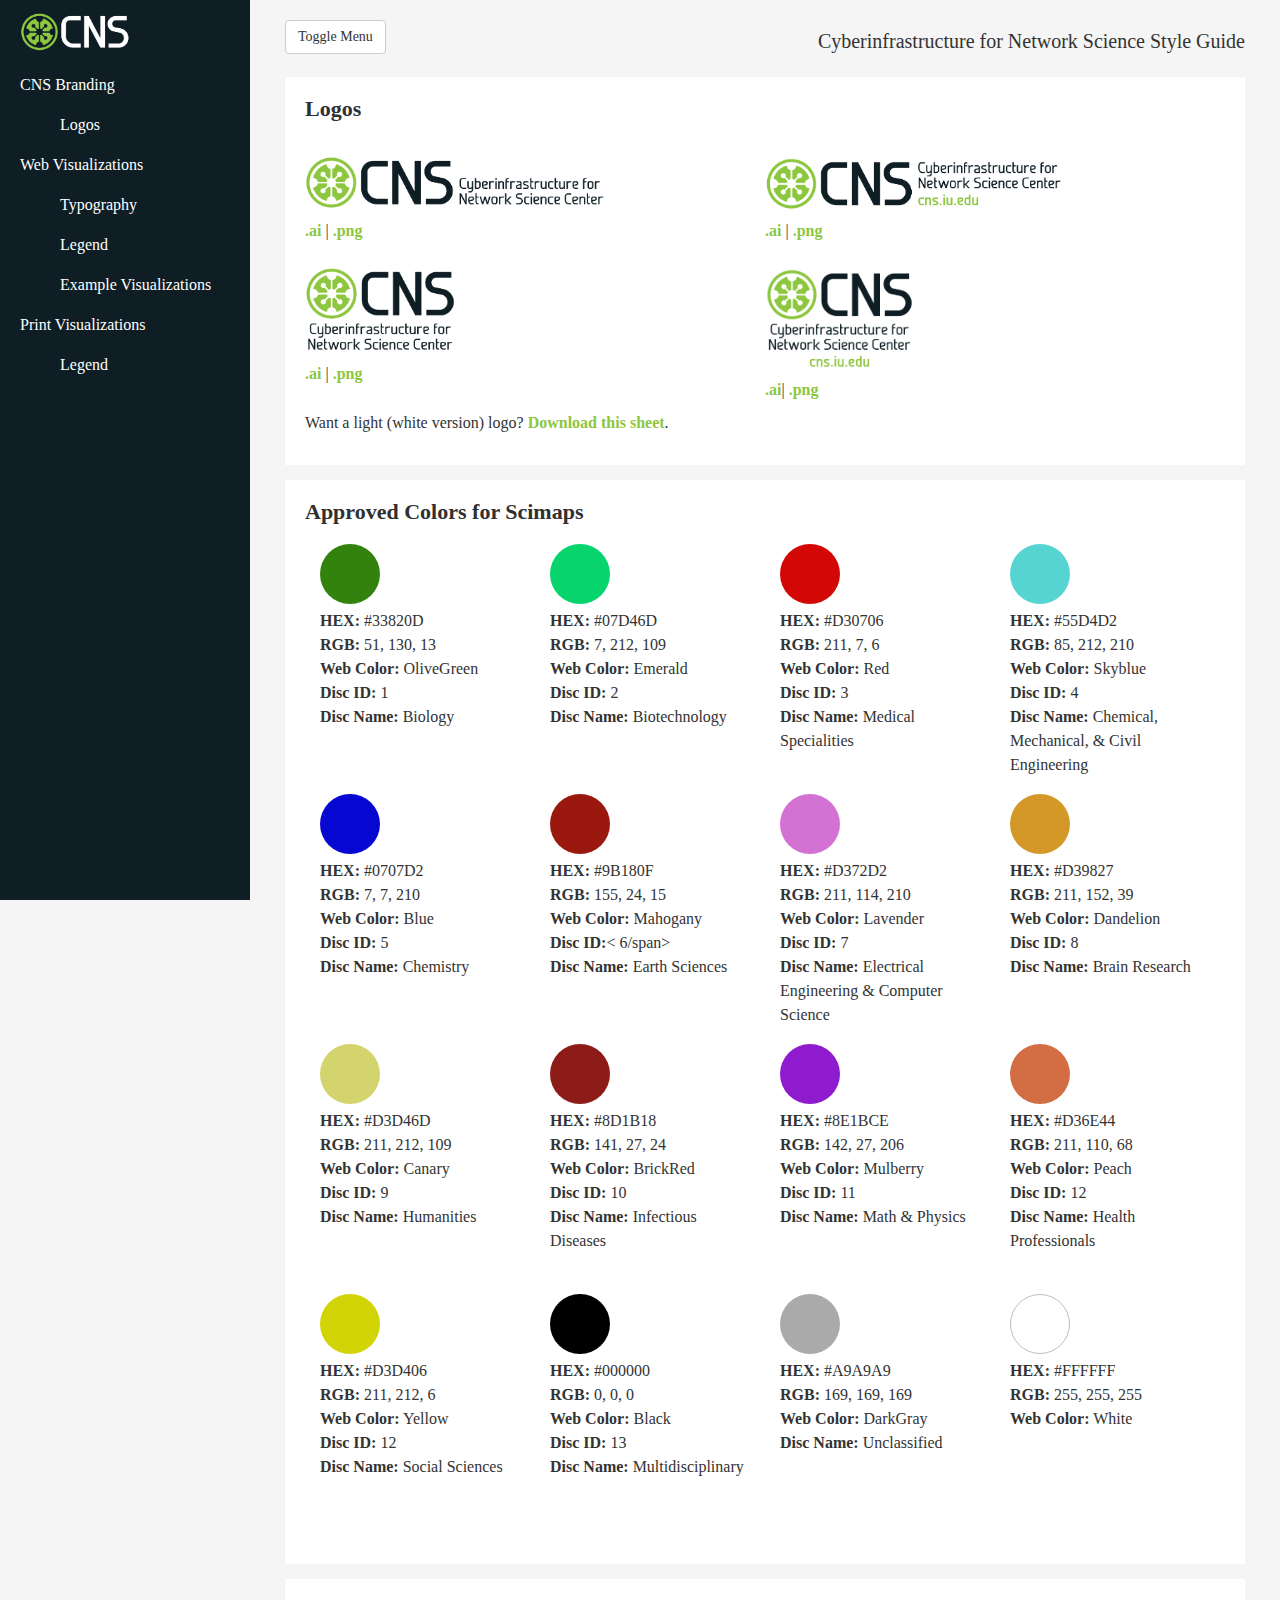
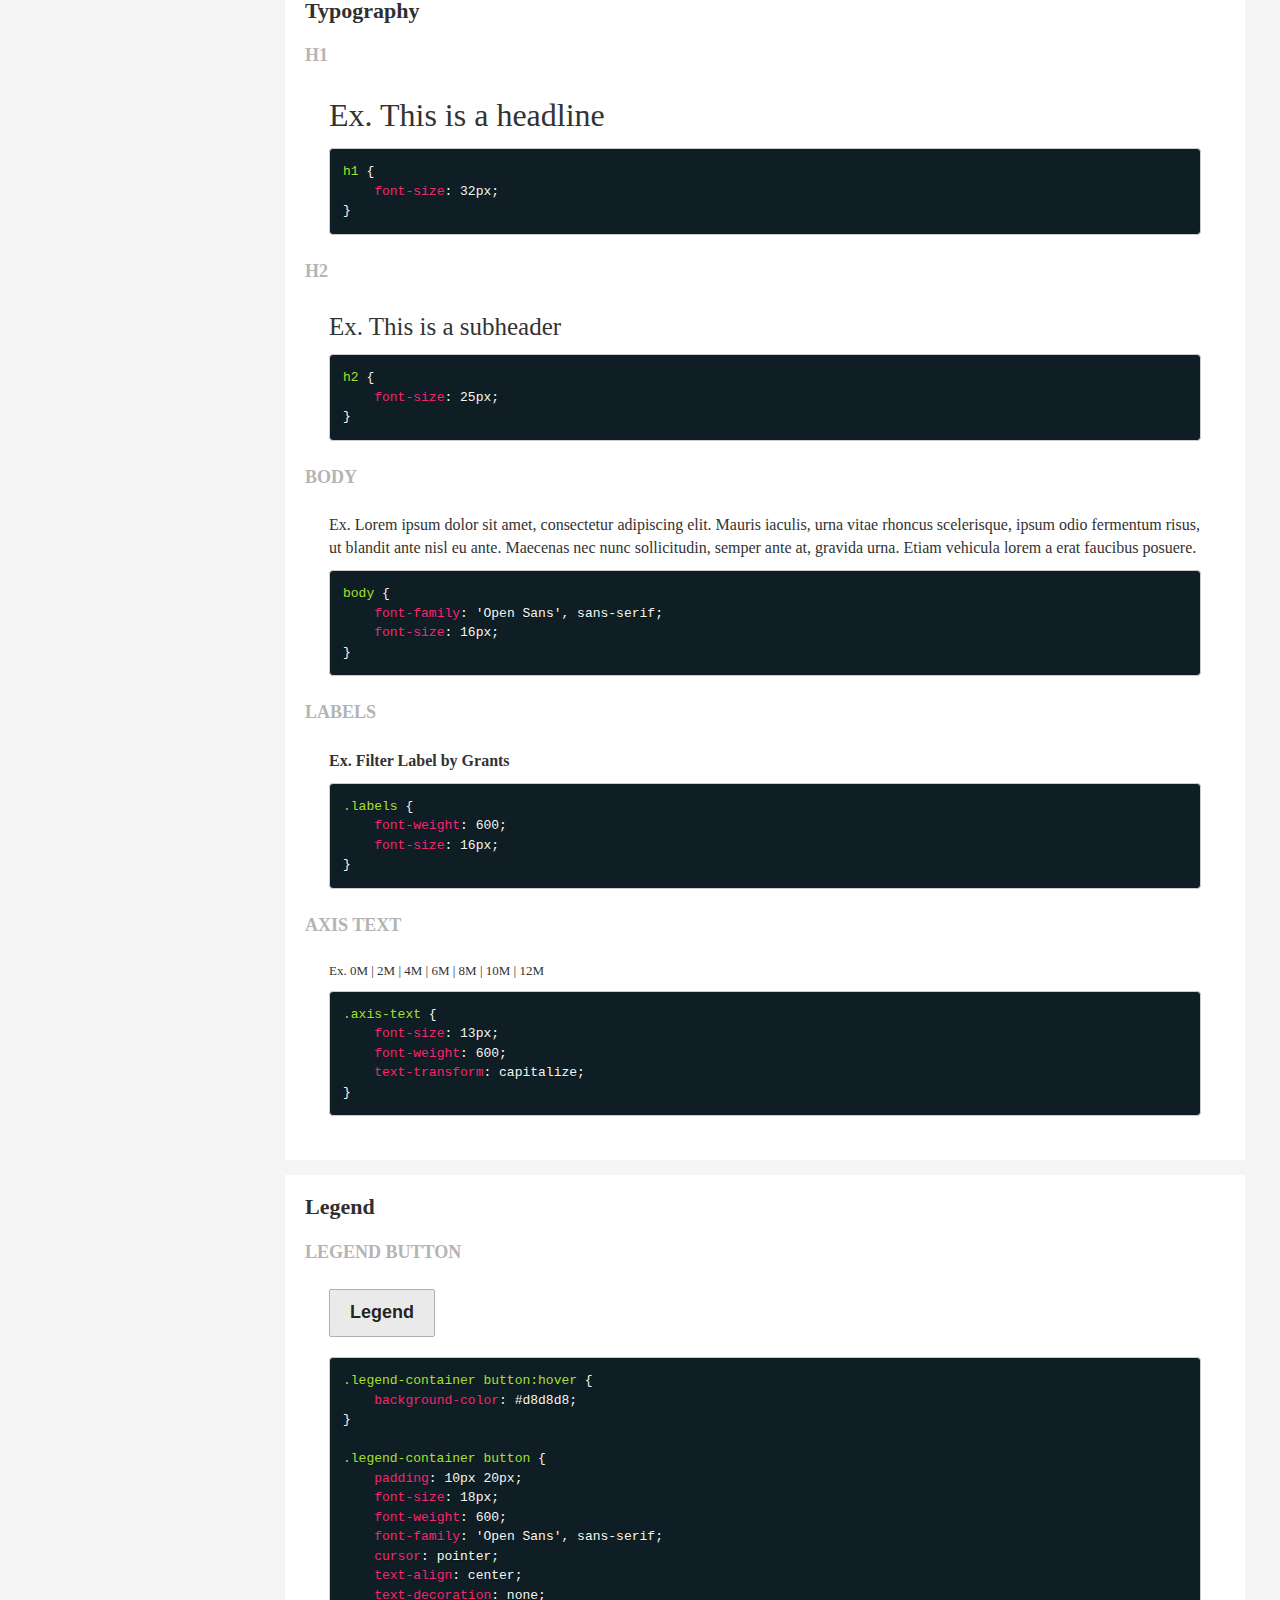
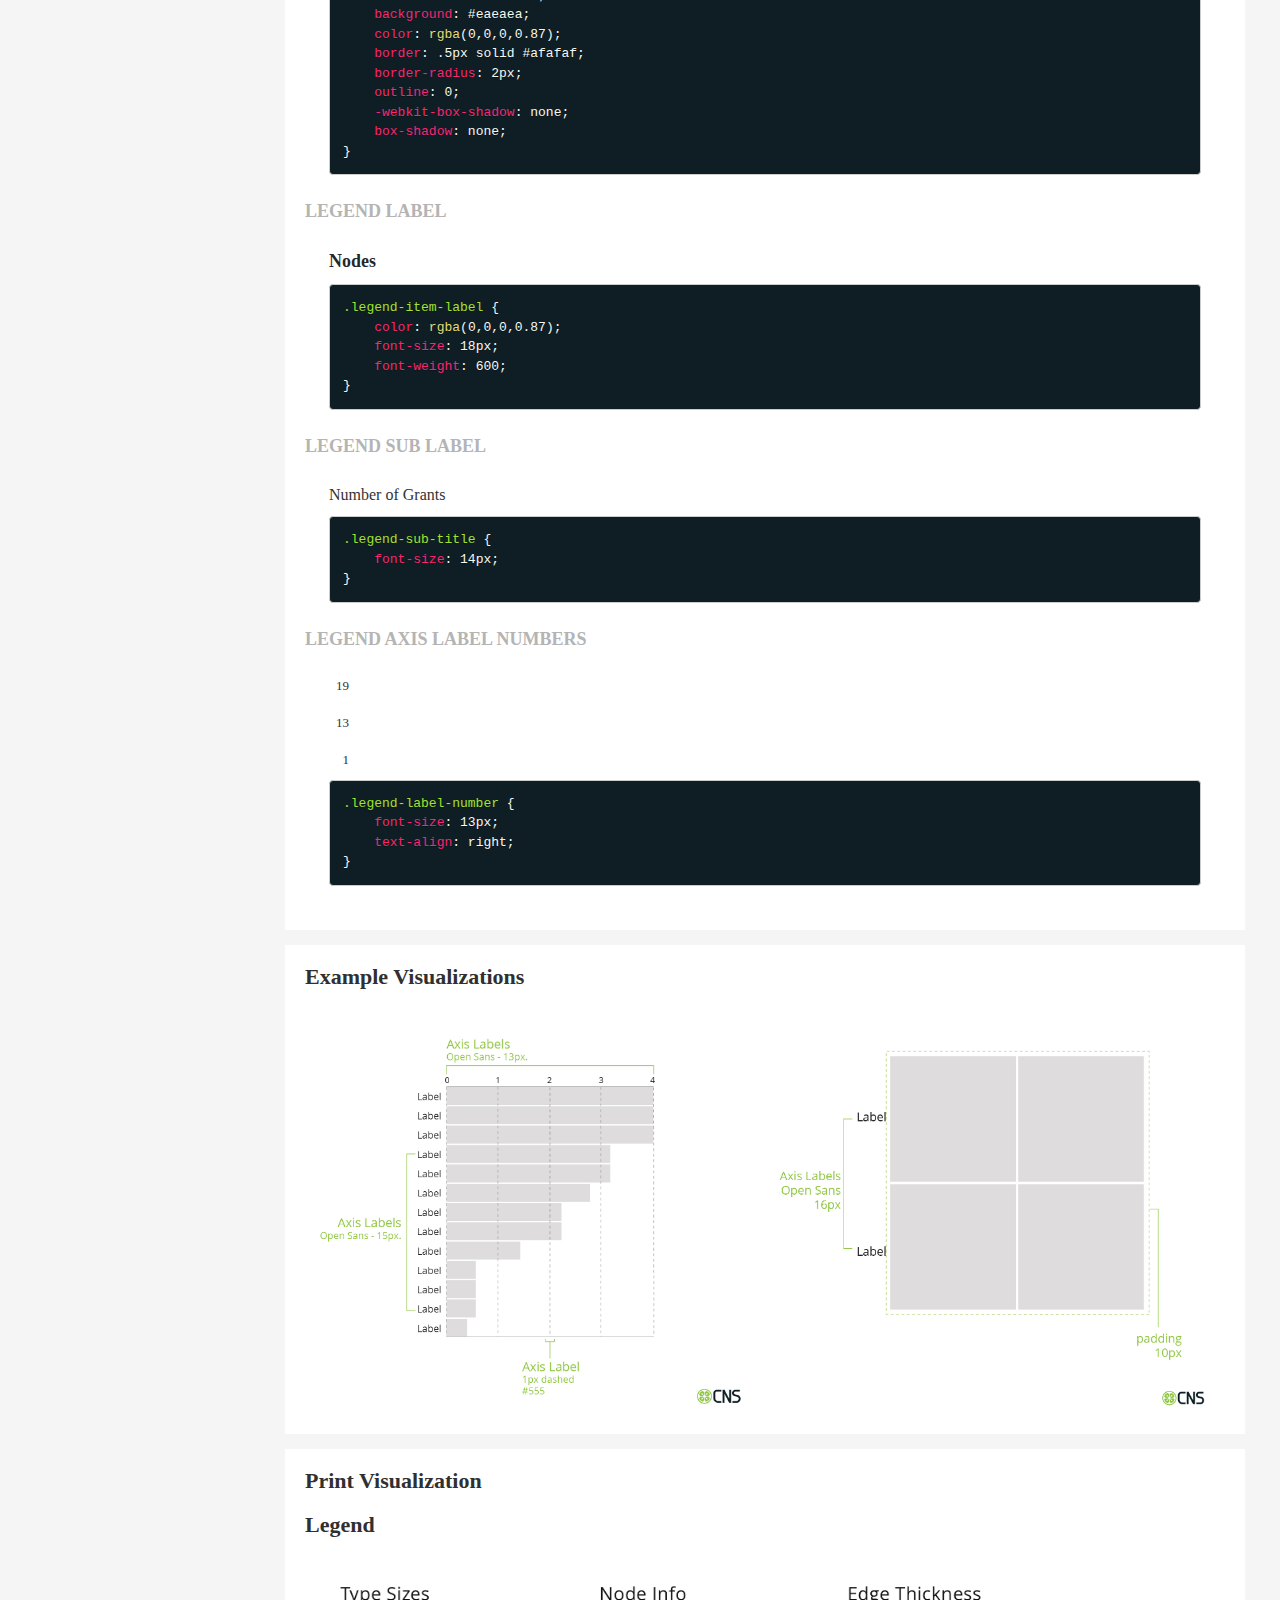
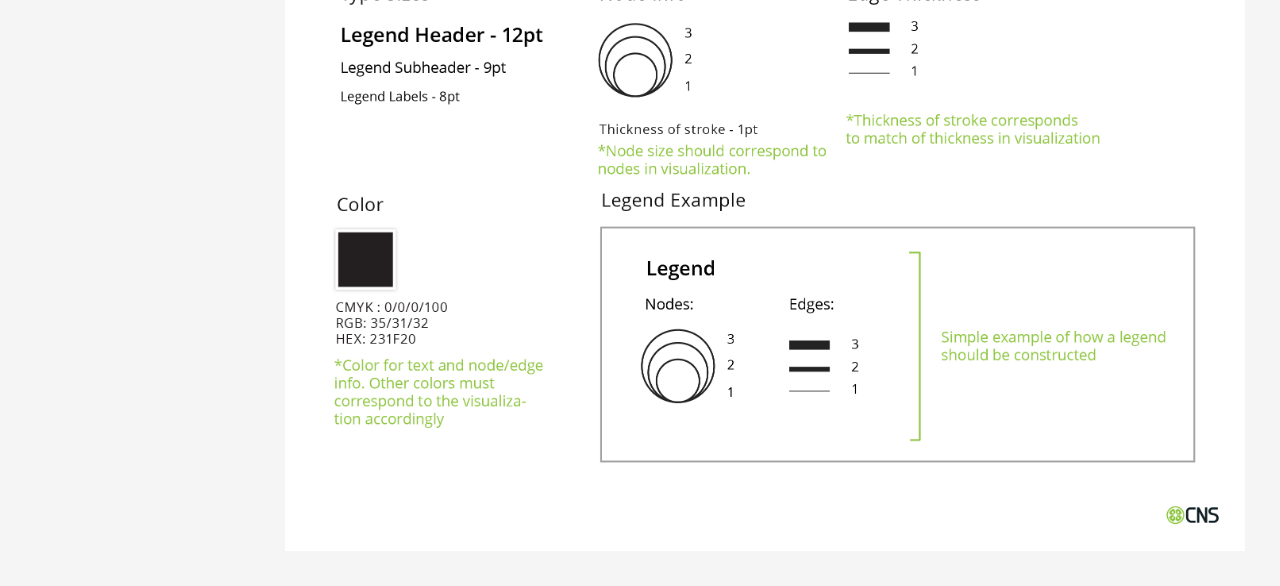
<file: index.html>
<!DOCTYPE html>
<html lang="en">
<head>
    <meta charset="utf-8">
    <meta content="IE=edge" http-equiv="X-UA-Compatible">
    <meta content="width=device-width, initial-scale=1" name="viewport">
    <meta content="" name="description">
    <meta content="" name="author">
    <title>CNS Style Guide</title><!-- Bootstrap Core CSS -->
    <link href="css/bootstrap.min.css" rel="stylesheet"><!-- Custom CSS -->
    <link href="css/nouislider.min.css" rel="stylesheet">
    <link href="css/simple-sidebar.css" rel="stylesheet">
    <link href="css/prism.css" rel="stylesheet">
    <link href="css/style.css" rel="stylesheet">
    <script charset="utf-8" src="https://d3js.org/d3.v3.min.js">
    </script>
    <script src="js/nouislider.min.js">
    </script>
    <script src="js/prism.js">
    </script><!-- HTML5 Shim and Respond.js IE8 support of HTML5 elements and media queries -->
    <!-- WARNING: Respond.js doesn't work if you view the page via file:// -->
    <!--[if lt IE 9]>
        <script src="https://oss.maxcdn.com/libs/html5shiv/3.7.0/html5shiv.js"></script>
        <script src="https://oss.maxcdn.com/libs/respond.js/1.4.2/respond.min.js"></script>
    <![endif]-->
</head>
<body>
    <div id="wrapper">
        <!-- Sidebar -->
        <div id="sidebar-wrapper">
            <ul class="sidebar-nav">
                <li class="sidebar-brand">
                    <a href="#"><img alt="CNS Logo" src="images/CNS-logo.png" width="110px"></a>
                </li>
                <li></li>
                <li>
                    <a href="#logos">CNS Branding</a>
                    <ul>
                        <li>
                            <a href="#logos">Logos</a>
                        </li>
                    </ul>
                </li>
                <li>
                    <a href="#web">Web Visualizations</a>
                    <ul>
                        <li>
                            <a href="#typo">Typography</a>
                        </li><!--              <li>
                            <a href="#color">Color</a>
                        </li> -->
                        <li>
                            <a href="#legend">Legend</a>
                        </li>
                        <li>
                            <a href="#examples">Example Visualizations</a>
                        </li>
                    </ul>
                </li>
                <li>
                    <a href="#print-vis">Print Visualizations</a>
                    <ul>
                        <li>
                            <a href="#legend">Legend</a>
                        </li>
                    </ul>
                </li>
            </ul>
        </div><!-- /#sidebar-wrapper -->
        <!-- Page Content -->
        <div id="page-content-wrapper">
            <div class="container-fluid">
                <div class="row">
                    <a class="btn btn-default" href="#menu-toggle" id="menu-toggle">Toggle Menu</a>
                    <h1 id="cns-header">Cyberinfrastructure for Network Science Style Guide</h1>
                    <div class="">
                        <!--   <p>Make sure to keep all page content within the <code class="language-css">#page-content-wrapper</code>.</p> -->
                    </div>
                </div>
                <div class="section">
                    <div class="row" id="logos">
                        <h3>Logos</h3>
                        <div class="logo col-lg-6">
                            <img alt="CNS logo 1" src="images/cns-logo-1.png" width="300px"> <a href="images/cns-logo-1.png"></a>
                            <p class="logo-indiv"><a href="images/cns-logo-1.ai">.ai</a> | <a href="images/cns-logo-1.png">.png</a></p>
                        </div>
                        <div class="logo col-lg-6">
                            <img alt="CNS logo 2" src="images/cns-logo-2.png" width="300px">
                            <p class="logo-indiv"><a href="images/cns-logo-2.ai">.ai</a> | <a href="images/cns-logo-2.png">.png</a></p>
                        </div>
                    </div>
                    <div class="row">
                        <div class="logo col-lg-6">
                            <img alt="CNS logo 3" src="images/cns-logo-3.png" width="150px">
                            <p class="logo-indiv"><a href="images/cns-logo-3.ai">.ai</a> | <a href="images/cns-logo-3.png">.png</a></p>
                        </div>
                        <div class="logo col-lg-6">
                            <img alt="CNS logo 4" src="images/cns-logo-4.png" width="150px">
                            <p class="logo-indiv"><a href="images/cns-logo-4.ai">.ai</a>| <a href="images/cns-logo-4.png">.png</a></p>
                        </div>
                    </div>
                    <div class="row">
                        <div class="col-med-12">
                            <p>Want a light (white version) logo? <a href="images/cns-light-logos.ai">Download this sheet</a>.</p>
                        </div>
                    </div>
                </div>
                <section class="section">
          <h3>Approved Colors for Scimaps</h3>
          <div class="color-wrapper">
            <div class="color-item row">
              <div class="color-item col-xs-12 col-sm-6 col-lg-3"><span class="color-img color10"></span><span class="color-hex"><b>HEX:</b> #33820D</span><span class="color-rgb"><b>RGB:</b> 51, 130, 13</span><span class="color-name"><b>Web Color:</b> OliveGreen</span><span class="disc-id"><b>Disc ID:</b> 1</span><span class="disc-name"><b>Disc Name:</b> Biology</span></div>
              <div class="color-item col-xs-12 col-sm-6 col-lg-3"><span class="color-img color11"></span><span class="color-hex"><b>HEX:</b> #07D46D</span><span class="color-rgb"><b>RGB:</b> 7, 212, 109</span><span class="color-name"><b>Web Color:</b> Emerald</span><span class="disc-id"><b>Disc ID:</b> 2</span><span class="disc-name"><b>Disc Name:</b> Biotechnology</span></div>
              <div class="color-item col-xs-12 col-sm-6 col-lg-3"><span class="color-img color3"></span><span class="color-hex"><b>HEX:</b> #D30706</span><span class="color-rgb"><b>RGB:</b> 211, 7, 6</span><span class="color-name"><b>Web Color:</b> Red</span><span class="disc-id"><b>Disc ID:</b> 3</span><span class="disc-name"><b>Disc Name:</b> Medical Specialities</span></div>
              <div class="color-item col-xs-12 col-sm-6 col-lg-3"><span class="color-img color8"></span><span class="color-hex"><b>HEX:</b> #55D4D2</span><span class="color-rgb"><b>RGB:</b> 85, 212, 210</span><span class="color-name"><b>Web Color:</b> Skyblue</span><span class="disc-id"><b>Disc ID:</b> 4</span><span class="disc-name"><b>Disc Name:</b> Chemical, Mechanical, &amp; Civil Engineering</span></div>
              <div class="color-item col-xs-12 col-sm-6 col-lg-3"><span class="color-img color9"></span><span class="color-hex"><b>HEX:</b> #0707D2</span><span class="color-rgb"><b>RGB:</b> 7, 7, 210</span><span class="color-name"><b>Web Color:</b> Blue</span><span class="disc-id"><b>Disc ID:</b> 5</span><span class="disc-name"><b>Disc Name:</b> Chemistry</span></div>
              <div class="color-item col-xs-12 col-sm-6 col-lg-3"><span class="color-img color2"></span><span class="color-hex"><b>HEX:</b> #9B180F</span><span class="color-rgb"><b>RGB:</b> 155, 24, 15</span><span class="color-name"><b>Web Color:</b> Mahogany</span><span class="disc-id"><b>Disc ID:</b>< 6/span><span class="disc-name"><b>Disc Name:</b> Earth Sciences</span></div>
              <div class="color-item col-xs-12 col-sm-6 col-lg-3"><span class="color-img color6"></span><span class="color-hex"><b>HEX:</b> #D372D2</span><span class="color-rgb"><b>RGB:</b> 211, 114, 210</span><span class="color-name"><b>Web Color:</b> Lavender</span><span class="disc-id"><b>Disc ID:</b> 7</span><span class="disc-name"><b>Disc Name:</b> Electrical Engineering &amp; Computer Science</span></div>
              <div class="color-item col-xs-12 col-sm-6 col-lg-3"><span class="color-img color5"></span><span class="color-hex"><b>HEX:</b> #D39827</span><span class="color-rgb"><b>RGB:</b> 211, 152, 39</span><span class="color-name"><b>Web Color:</b> Dandelion</span><span class="disc-id"><b>Disc ID:</b> 8</span><span class="disc-name"><b>Disc Name:</b> Brain Research</span></div>
              <div class="color-item col-xs-12 col-sm-6 col-lg-3"><span class="color-img color13"></span><span class="color-hex"><b>HEX:</b> #D3D46D</span><span class="color-rgb"><b>RGB:</b> 211, 212, 109</span><span class="color-name"><b>Web Color:</b> Canary</span><span class="disc-id"><b>Disc ID:</b> 9</span><span class="disc-name"><b>Disc Name:</b> Humanities</span></div>
              <div class="color-item col-xs-12 col-sm-6 col-lg-3"><span class="color-img color1"></span><span class="color-hex"><b>HEX:</b> #8D1B18</span> <span class="color-rgb"><b>RGB:</b> 141, 27, 24</span><span class="color-name"><b>Web Color:</b> BrickRed</span><span class="disc-id"><b>Disc ID:</b> 10</span><span class="disc-name"><b>Disc Name:</b> Infectious Diseases</span></div>
              <div class="color-item col-xs-12 col-sm-6 col-lg-3"><span class="color-img color7"></span><span class="color-hex"><b>HEX:</b> #8E1BCE</span><span class="color-rgb"><b>RGB:</b> 142, 27, 206</span><span class="color-name"><b>Web Color:</b> Mulberry</span><span class="disc-id"><b>Disc ID:</b> 11</span><span class="disc-name"><b>Disc Name:</b> Math &amp; Physics</span></div>
              <div class="color-item col-xs-12 col-sm-6 col-lg-3"><span class="color-img color4"></span><span class="color-hex"><b>HEX:</b> #D36E44</span><span class="color-rgb"><b>RGB:</b> 211, 110, 68</span><span class="color-name"><b>Web Color:</b> Peach</span><span class="disc-id"><b>Disc ID:</b> 12</span><span class="disc-name"><b>Disc Name:</b> Health Professionals</span></div>
              <div class="color-item col-xs-12 col-sm-6 col-lg-3"><span class="color-img color12"></span><span class="color-hex"><b>HEX:</b> #D3D406</span><span class="color-rgb"><b>RGB:</b> 211, 212, 6</span><span class="color-name"><b>Web Color:</b> Yellow</span><span class="disc-id"><b>Disc ID:</b> 12</span><span class="disc-name"><b>Disc Name:</b> Social Sciences</span></div>  
              <div class="color-item col-xs-12 col-sm-6 col-lg-3"><span class="color-img color14"></span><span class="color-hex"><b>HEX:</b> #000000</span><span class="color-rgb"><b>RGB:</b> 0, 0, 0</span><span class="color-name"><b>Web Color:</b> Black</span><span class="disc-id"><b>Disc ID:</b> 13</span><span class="disc-name"><b>Disc Name:</b> Multidisciplinary</span></div>
              <div class="color-item col-xs-12 col-sm-6 col-lg-3"><span class="color-img color15"></span><span class="color-hex"><b>HEX:</b> #A9A9A9</span><span class="color-rgb"><b>RGB:</b> 169, 169, 169</span><span class="color-name"><b>Web Color:</b> DarkGray</span><span class="disc-name"><b>Disc Name:</b> Unclassified</span></div>
              <div class="color-item col-xs-12 col-sm-6 col-lg-3"><span class="color-img color16"></span><span class="color-hex"><b>HEX:</b> #FFFFFF</span><span class="color-rgb"><b>RGB:</b> 255, 255, 255</span><span class="color-name"><b>Web Color:</b> White</span><span class="disc-name"></span></div>
            </div>
          </div>
        </section>
                <div class="section">
                    <div class="row" id="typo">
                        <h3>Typography</h3>
                        <p class="element">H1</p>
                        <div class="example">
                            <p class="header-h1">Ex. This is a headline</p>
                            <pre><code class="language-css">h1 {
    font-size: 32px;
}</code></pre>
                        </div>
                        <p class="element">H2</p>
                        <div class="example">
                            <p class="header-h2">Ex. This is a subheader</p>
                            <pre><code class="language-css">h2 {
    font-size: 25px;
}</code></pre>
                        </div>
                        <p class="element">Body</p>
                        <div class="example">
                            <p class="body">Ex. Lorem ipsum dolor sit amet, consectetur adipiscing elit. Mauris iaculis, urna vitae rhoncus scelerisque, ipsum odio fermentum risus, ut blandit ante nisl eu ante. Maecenas nec nunc sollicitudin, semper ante at, gravida urna. Etiam vehicula lorem a erat faucibus posuere.</p>
                            <pre><code class="language-css">body {
    font-family: 'Open Sans', sans-serif;
    font-size: 16px;
}
</code></pre>
                        </div>
                        <p class="element">Labels</p>
                        <div class="example">
                            <p class="label-text">Ex. Filter Label by Grants</p>
                            <pre><code class="language-css">.labels {
    font-weight: 600; 
    font-size: 16px;
}</code></pre>
                        </div>
                        <p class="element">Axis Text</p>
                        <div class="example">
                            <p class="axis-text">Ex. 0M | 2M | 4M | 6M | 8M | 10M | 12M</p>
                            <pre><code class="language-css">.axis-text { 
    font-size: 13px;
    font-weight: 600;
    text-transform: capitalize;
}</code></pre>
                        </div>
                    </div>
                </div>
                <div class="section" id="legend">
                    <h3>Legend</h3>
                    <div class="row">
                        <p class="element">Legend Button</p>
                        <div class="example">
                            <div class="legend-container">
                                <button>Legend</button>
                            </div>
                            <pre><code class="language-css">.legend-container button:hover {
    background-color: #d8d8d8;
}

.legend-container button {
    padding: 10px 20px;
    font-size: 18px;
    font-weight: 600;
    font-family: 'Open Sans', sans-serif;
    cursor: pointer;
    text-align: center;
    text-decoration: none;
    background: #eaeaea;
    color: rgba(0,0,0,0.87);
    border: .5px solid #afafaf;
    border-radius: 2px;
    outline: 0;
    -webkit-box-shadow: none;
    box-shadow: none;
}
</code></pre>
                        </div>
                        <p class="element">Legend Label</p>
                        <div class="example">
                            <p class="legend-item-label">Nodes</p>
                            <pre><code class="language-css">.legend-item-label {
    color: rgba(0,0,0,0.87);
    font-size: 18px;
    font-weight: 600;
}
</code></pre>
                        </div>
                        <p class="element">Legend Sub Label</p>
                        <div class="example">
                            <p class="legend-sub-title">Number of Grants</p>
                            <pre><code class="language-css">.legend-sub-title {
    font-size: 14px;
}
</code></pre>
                        </div>
                        <p class="element">Legend Axis Label Numbers</p>
                        <div class="example">
                            <p class="legend-label" style="width: 20px">19<br>
                            <br>
                            13<br>
                            <br>
                            1</p>
                            <pre><code class="language-css">.legend-label-number {
    font-size: 13px;
    text-align: right;
}
</code></pre>
                        </div>
                    </div>
                </div>
                <div class="section" id="row-tester">
                    <div class="row" id="examples">
                        <h3>Example Visualizations</h3>
                        <div class="logo col-lg-6"><img alt="Bar Graph" class="img-responsive" src="images/bar-example-03.jpg" width="600px"></div>
                        <div class="logo col-lg-6"><img alt="Heat Map" class="img-responsive" src="images/heatmap-example-02.jpg" width="600px"></div>
                    </div>
                </div>
                <div class="section" id="print-vis">
                    <div class="row" id="">
                    <h3>Print Visualization</h3>
                    <h3 id="legend">Legend</h3><img alt="Legend" class="img-responsive" src="images/legend-example-print.jpg" width="1000px"></div>
                </div>
            </div>
        </div>
    </div><!-- /#page-content-wrapper -->
    <!-- /#wrapper -->
    <!-- jQuery -->
    <script src="js/jquery.js">
    </script> <!-- Bootstrap Core JavaScript -->
     
    <script src="js/bootstrap.min.js">
    </script> <!-- Menu Toggle Script -->
     
    <script>
          $("#menu-toggle").click(function(e) {
              e.preventDefault();
              $("#wrapper").toggleClass("toggled");
          });
    </script> 
    <script src="js/chroma.min.js">
    </script> <!-- IE10 viewport hack for Surface/desktop Windows 8 bug -->
     <!-- <script src="js/ie10-viewport-bug-workaround.js"></script> -->
     
    <script>
          $(".color-swatch").on("click", function(d, i) {
              // console.log($(this).find("#hidden").html())
          })
    </script>
</body>
</html>
</file>
<file: css/prism.css>
/* http://prismjs.com/download.html?themes=prism-okaidia&languages=markup+css+clike+javascript */
/**
 * okaidia theme for JavaScript, CSS and HTML
 * Loosely based on Monokai textmate theme by http://www.monokai.nl/
 * @author ocodia
 */

 pre {
 	background: #272822;
 }

code[class*="language-"],
pre[class*="language-"] {
	color: #f8f8f2;
	background: none;
	text-shadow: 0 1px rgba(0, 0, 0, 0.3);
	font-family: Consolas, Monaco, 'Andale Mono', 'Ubuntu Mono', monospace;
	text-align: left;
	white-space: pre;
	word-spacing: normal;
	word-break: normal;
	word-wrap: normal;
	line-height: 1.5;

	-moz-tab-size: 4;
	-o-tab-size: 4;
	tab-size: 4;

	-webkit-hyphens: none;
	-moz-hyphens: none;
	-ms-hyphens: none;
	hyphens: none;
}

/* Code blocks */
pre[class*="language-"] {
	padding: 1em;
	overflow: auto;
	border-radius: 0.3em;
	background: #0e1e24;
}
}

:not(pre) > code[class*="language-"],
pre[class*="language-"] {
	background: #0e1e24;
}

/* Inline code */
:not(pre) > code[class*="language-"] {
	padding: .1em;
	border-radius: .3em;
	white-space: normal;
}

.token.comment,
.token.prolog,
.token.doctype,
.token.cdata {
	color: slategray;
}

.token.punctuation {
	color: #f8f8f2;
}

.namespace {
	opacity: .7;
}

.token.property,
.token.tag,
.token.constant,
.token.symbol,
.token.deleted {
	color: #f92672;
}

.token.boolean,
.token.number {
	color: #ae81ff;
}

.token.selector,
.token.attr-name,
.token.string,
.token.char,
.token.builtin,
.token.inserted {
	color: #a6e22e;
}

.token.operator,
.token.entity,
.token.url,
.language-css .token.string,
.style .token.string,
.token.variable {
	color: #f8f8f2;
}

.token.atrule,
.token.attr-value,
.token.function {
	color: #e6db74;
}

.token.keyword {
	color: #66d9ef;
}

.token.regex,
.token.important {
	color: #fd971f;
}

.token.important,
.token.bold {
	font-weight: bold;
}
.token.italic {
	font-style: italic;
}

.token.entity {
	cursor: help;
}
</file>
<file: css/style.css>
/* Logos */

/*.indiv-logos {
	width: 450px;
	float: left;
}

.indiv-logos-right {}


.indiv-logos img{
  display: block;
  margin-left: auto;
  margin-right: auto;
}
*/


body {
  background: #f5f5f5;
  font-family: open sans;
  font-size: 16px;
}


.row {
	margin: 0px;
}

ul {
	text-decoration: none;
	list-style-type: none;
}

li {
	text-decoration: none;
	list-style-type: none;
}

.cns-header {
	float:right;
	margin: 0px !important;
}

a {
	color: #8DC63F;
	text-decoration: none;
	font-weight: 600;
	webkit-transition: all .3s ease-in-out;
    -moz-transition: all .3s ease-in-out;
    -ms-transition: all .3s ease-in-out;
    -o-transition: all .3s ease-in-out;
    transition: all .3s ease-in-out;
}

a:hover {
	color: #769e36;
	text-decoration: none;
}


.logo {
	padding: 15px 15px 0 0;
}

.logo-indiv {
	margin-top: 10px;
}

.section {
	padding: 20px;
	margin: 15px 0px;
	background: #fff;
}

.row {

}
h2 {
	color: #303030;
	font-size: 26px;
	margin-top: 20px;
	font-weight: 600;
}

h3 {
	color: #303030;
	font-size: 22px;
	margin: 0px 0px 20px 0px;
	font-weight: 600;
}

h1 {
	font-size: 20px;
	margin-top: 10px;
	float:right;
}

.img-fluid {
	max-width: 100%;
	height: auto;
}


.header h3 {
/*	font-family: 'open sans', sans-serif;
	font-weight: 400;
	font-size: 18px;
	background-color: rgb(39, 38, 38);
	color: #fff;
	padding: 5px;
	margin: 0px;
	text-align: center;*/
}


hr {
	background: #8DC63F;
	margin: 0;
	border: none;
	height: .25rem;
	width: 20%;
	margin-bottom: 60px;
}

/* --- Typography Examples -----*/


.example {
	margin: 1.5em;
}

.element {
	font-weight: 700;
	color: #b4b4b4;
	font-size: 18px;
	text-transform: uppercase;
}

.header-h2 {
	font-size: 25px;
}

.header-h1 {
	font-size: 32px;
}

.body {
	font-size: 16px;
}


.label-text {
	font-weight: 600; 
	font-size: 16px;
}

.axis-text {
	font-size: 13px;
	text-transform: capitalize;
}

.legend-container {
	margin-bottom: 20px;
}

.legend-container button:hover {
    background-color: #d8d8d8;
}

.legend-container button {
    padding: 10px 20px;
    font-size: 18px;
    font-weight: 600;
    font-family: 'Open Sans', sans-serif;
    cursor: pointer;
    text-align: center;
    text-decoration: none;
    background: #eaeaea;
    color: rgba(0,0,0,0.87);
    border: .5px solid #afafaf;
    border-radius: 2px;
    outline: 0;
    -webkit-box-shadow: none;
    box-shadow: none;
}

.legend-item-label {
	font-size: 18px;
	font-weight: 600;
	color: rgba(0,0,0,0.87);
}

.legend-label {
	font-size: 13px;
	text-align: right;
}

/* Color swatches */

.color-item {
            font-size: 16px;
            line-height: 24px;
	min-height: 250px;
          }

          .color-item span {
            display: block;
          }

          .color-img {
            display: block;
            margin-bottom: 0.5rem;
            width: 60px;
            height: 60px;
            border-radius: 60px;
          }
          .color1 {
            background-color: #8D1B18;
          }
          .color2 {
            background-color: #9B180F;
          }
          .color3 {
            background-color: #D30706;
          }
          .color4 {
            background-color: #D36E44;
          }
          .color5 {
            background-color: #D39827;
          }
          .color6 {
            background-color: #D372D2;
          }
          .color7 {
            background-color: #8E1BCE;
          }
          .color8 {
            background-color: #55D4D2;
          }
          .color9 {
            background-color: #0707D2;
          }
          .color10 {
            background-color: #33820D;
          }
          .color11 {
            background-color: #07D46D;
          }
          .color12 {
            background-color: #D3D406;
          }
          .color13 {
            background-color: #D3D46D;
          }
          .color14 {
            background-color: #000000;
          }
          .color15 {
            background-color: #aaaaaa;
          }
          .color16 {
            border: 1px solid #bdbdbd;
            background-color: #FFFFFF;
          }

/* -- Color Swatches -- */

/*.color-section {
	background: #ffffff;
	padding: 0px;
}

.color-section h2 {
}

#sample-container {
  margin-left: 0px !important;
}

#sample-container-2 {
	margin-left: 0px !important;
}

#legend {
	 clear:both;
}
*/


/* -- Color Picker --  */

/*.slider-title {
	display: inline;
	float: left;
}

.slider-title h4 {
	margin-left: 12px;
}

#slider-start, #slider-rotations, #slider-gamma, #slider-lightness, #slider-numcolors{
	margin: 10px;
	display: inline-block;
	width: 200px;
}

#colorpicker {
	height: 400px;
	width: 100%;
	margin: 0;
	padding-top: 10px;
}

#result {
	margin-top: 20px;
	height: 200px;
	width: 100%;
	display: inline-block;
	vertical-align: top;
	color: rgb(127, 127, 127);
}

#slider-start{
	background: #dddddd ;
}

#slider-rotations {
	background: #dddddd;
}

#slider-gamma {
	background: #dddddd;
}

#slider-lightness {
	background: #dddddd;
}

#slider-numcolors {
	background: #dddddd;
}*/
</file>
<file: css/nouislider.min.css>
/*! nouislider - 8.5.1 - 2016-04-24 16:00:30 */


.noUi-target,.noUi-target *{-webkit-touch-callout:none;-webkit-user-select:none;-ms-touch-action:none;touch-action:none;-ms-user-select:none;-moz-user-select:none;user-select:none;-moz-box-sizing:border-box;box-sizing:border-box}.noUi-target{position:relative;direction:ltr}.noUi-base{width:100%;height:100%;position:relative;z-index:1}.noUi-origin{position:absolute;right:0;top:0;left:0;bottom:0}.noUi-handle{position:relative;z-index:1}.noUi-stacking .noUi-handle{z-index:10}.noUi-state-tap .noUi-origin{-webkit-transition:left .3s,top .3s;transition:left .3s,top .3s}.noUi-state-drag *{cursor:inherit!important}.noUi-base,.noUi-handle{-webkit-transform:translate3d(0,0,0);transform:translate3d(0,0,0)}.noUi-horizontal{height:18px}.noUi-horizontal .noUi-handle{width:34px;height:28px;left:-17px;top:-6px}.noUi-vertical{width:18px}.noUi-vertical .noUi-handle{width:28px;height:34px;left:-6px;top:-17px}.noUi-background{background:#FAFAFA;box-shadow:inset 0 1px 1px #f0f0f0}.noUi-connect{background:#3FB8AF;box-shadow:inset 0 0 3px rgba(51,51,51,.45);-webkit-transition:background 450ms;transition:background 450ms}.noUi-origin{border-radius:2px}.noUi-target{border-radius:4px;border:1px solid #D3D3D3;box-shadow:inset 0 1px 1px #F0F0F0,0 3px 6px -5px #BBB}.noUi-target.noUi-connect{box-shadow:inset 0 0 3px rgba(51,51,51,.45),0 3px 6px -5px #BBB}.noUi-draggable{cursor:w-resize}.noUi-vertical .noUi-draggable{cursor:n-resize}.noUi-handle{border:1px solid #D9D9D9;border-radius:3px;background:#FFF;cursor:default;box-shadow:inset 0 0 1px #FFF,inset 0 1px 7px #EBEBEB,0 3px 6px -3px #BBB}.noUi-active{box-shadow:inset 0 0 1px #FFF,inset 0 1px 7px #DDD,0 3px 6px -3px #BBB}.noUi-handle:after,.noUi-handle:before{content:"";display:block;position:absolute;height:14px;width:1px;background:#E8E7E6;left:14px;top:6px}.noUi-handle:after{left:17px}.noUi-vertical .noUi-handle:after,.noUi-vertical .noUi-handle:before{width:14px;height:1px;left:6px;top:14px}.noUi-vertical .noUi-handle:after{top:17px}[disabled] .noUi-connect,[disabled].noUi-connect{background:#B8B8B8}[disabled] .noUi-handle,[disabled].noUi-origin{cursor:not-allowed}.noUi-pips,.noUi-pips *{-moz-box-sizing:border-box;box-sizing:border-box}.noUi-pips{position:absolute;color:#999}.noUi-value{position:absolute;text-align:center}.noUi-value-sub{color:#ccc;font-size:10px}.noUi-marker{position:absolute;background:#CCC}.noUi-marker-large,.noUi-marker-sub{background:#AAA}.noUi-pips-horizontal{padding:10px 0;height:80px;top:100%;left:0;width:100%}.noUi-value-horizontal{-webkit-transform:translate3d(-50%,50%,0);transform:translate3d(-50%,50%,0)}.noUi-marker-horizontal.noUi-marker{margin-left:-1px;width:2px;height:5px}.noUi-marker-horizontal.noUi-marker-sub{height:10px}.noUi-marker-horizontal.noUi-marker-large{height:15px}.noUi-pips-vertical{padding:0 10px;height:100%;top:0;left:100%}.noUi-value-vertical{-webkit-transform:translate3d(0,-50%,0);transform:translate3d(0,-50%,0);padding-left:25px}.noUi-marker-vertical.noUi-marker{width:5px;height:2px;margin-top:-1px}.noUi-marker-vertical.noUi-marker-sub{width:10px}.noUi-marker-vertical.noUi-marker-large{width:15px}.noUi-tooltip{display:block;position:absolute;border:1px solid #D9D9D9;border-radius:3px;background:#fff;padding:5px;text-align:center}.noUi-horizontal .noUi-handle-lower .noUi-tooltip{top:-32px}.noUi-horizontal .noUi-handle-upper .noUi-tooltip{bottom:-32px}.noUi-vertical .noUi-handle-lower .noUi-tooltip{left:120%}.noUi-vertical .noUi-handle-upper .noUi-tooltip{right:120%}
</file>
<file: css/simple-sidebar.css>
/*!
 * Start Bootstrap - Simple Sidebar HTML Template (http://startbootstrap.com)
 * Code licensed under the Apache License v2.0.
 * For details, see http://www.apache.org/licenses/LICENSE-2.0.
 */

/* Toggle Styles */

#wrapper {
    padding-left: 0;
    -webkit-transition: all 0.5s ease;
    -moz-transition: all 0.5s ease;
    -o-transition: all 0.5s ease;
    transition: all 0.5s ease;
}

#wrapper.toggled {
    padding-left: 250px;
}

#sidebar-wrapper {
    z-index: 1000;
    position: fixed;
    left: 250px;
    width: 0;
    height: 100%;
    margin-left: -250px;
    overflow-y: auto;
    background: #0e1e24;
    -webkit-transition: all 0.5s ease;
    -moz-transition: all 0.5s ease;
    -o-transition: all 0.5s ease;
    transition: all 0.5s ease;
}

#wrapper.toggled #sidebar-wrapper {
    width: 250px;
}

#page-content-wrapper {
    width: 100%;
    position: absolute;
    padding: 15px;
}

#wrapper.toggled #page-content-wrapper {
    position: absolute;
    margin-right: -250px;
}

/* Sidebar Styles */

.sidebar-nav {
    position: absolute;
    top: 0;
    width: 250px;
    margin: 0;
    padding: 0;
    list-style: none;
}

.sidebar-nav li {
    text-indent: 20px;
    line-height: 40px;
}

.sidebar-nav li a {
    display: block;
    font-weight: 400;
    text-decoration: none;
    color: #ffffff;
}

.sidebar-nav li a:hover {
    text-decoration: none;
    background: rgba(255,255,255,0.1);
}

.sidebar-nav li a:active,
.sidebar-nav li a:focus {
    text-decoration: none;
}

.sidebar-nav > .sidebar-brand {
    height: 65px;
    font-size: 18px;
    line-height: 60px;
}

.sidebar-nav > .sidebar-brand a {
    color: #999999;
}

.sidebar-nav > .sidebar-brand a:hover {
    color: #fff;
    background: none;
}

@media(min-width:768px) {
    #wrapper {
        padding-left: 250px;
    }

    #wrapper.toggled {
        padding-left: 0;
    }

    #sidebar-wrapper {
        width: 250px;
    }

    #wrapper.toggled #sidebar-wrapper {
        width: 0;
    }

    #page-content-wrapper {
        padding: 20px;
        position: relative;
    }

    #wrapper.toggled #page-content-wrapper {
        position: relative;
        margin-right: 0;
    }
}
</file>
